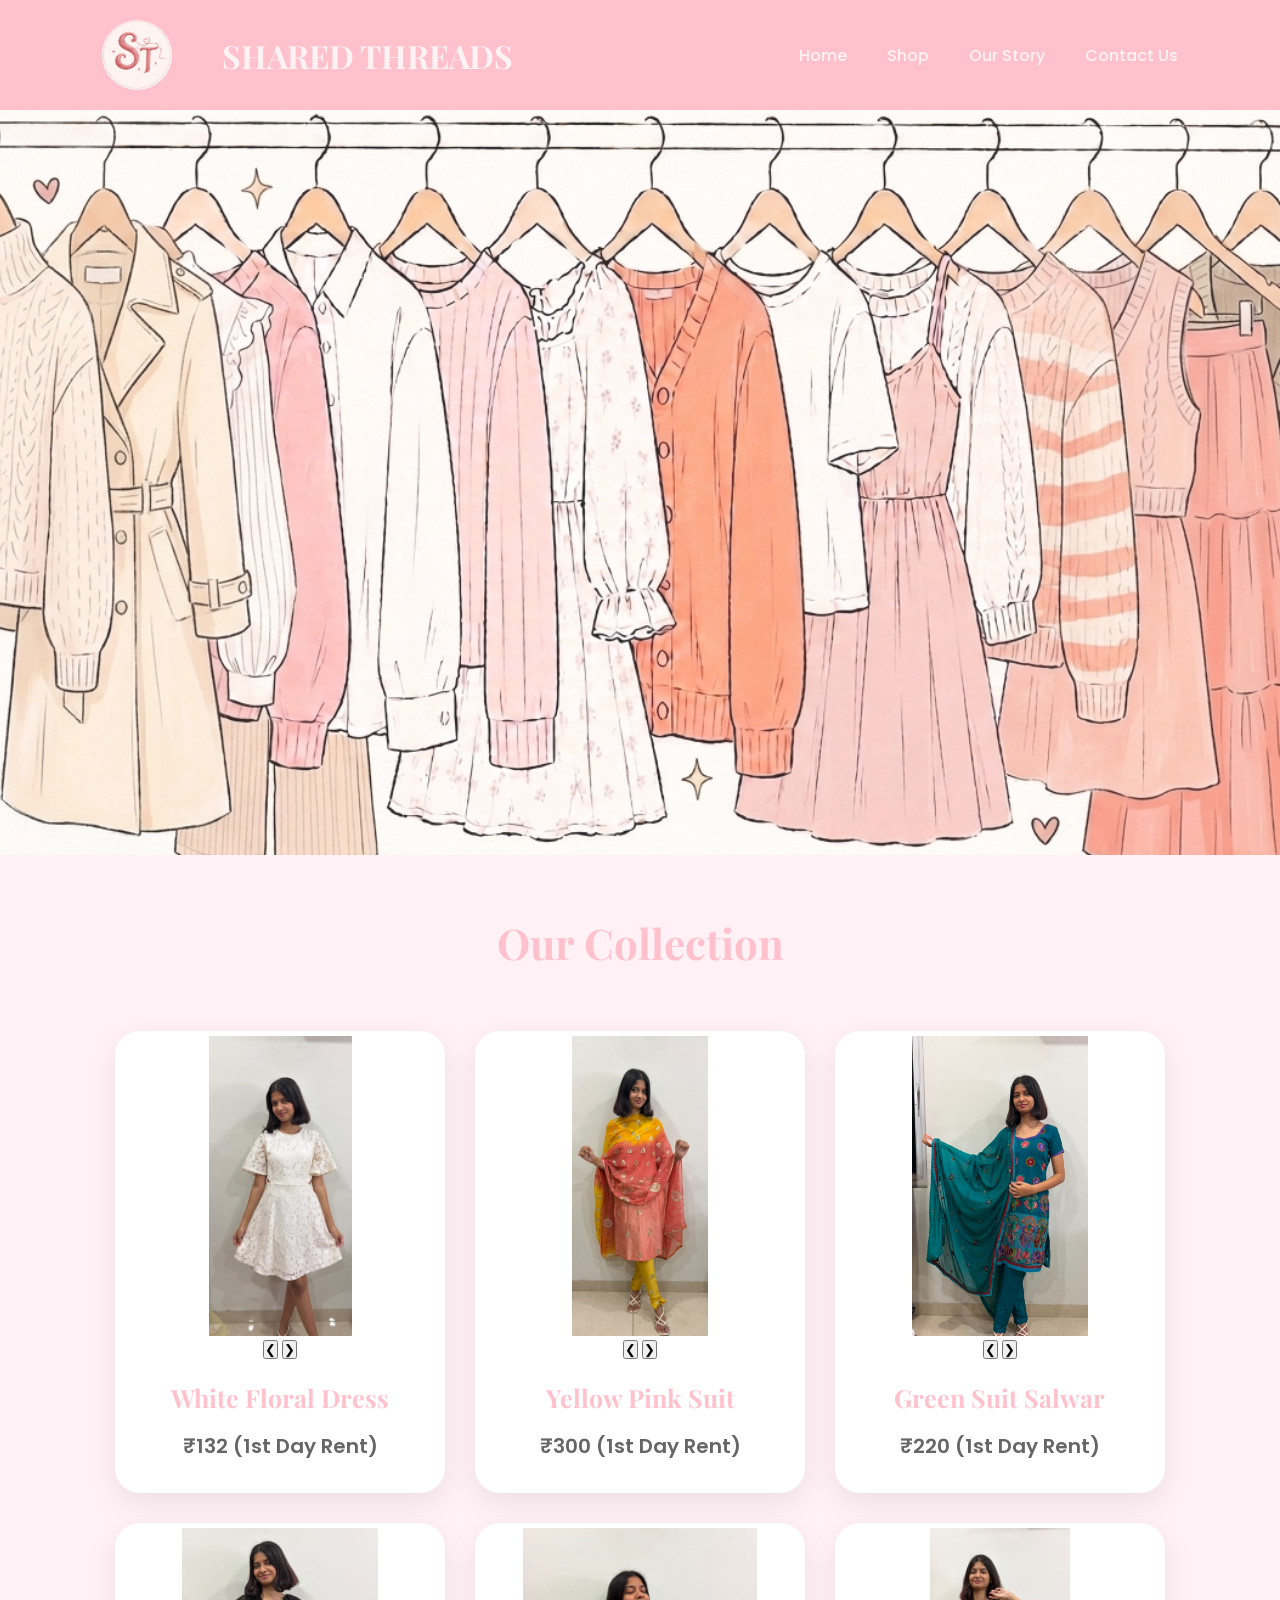
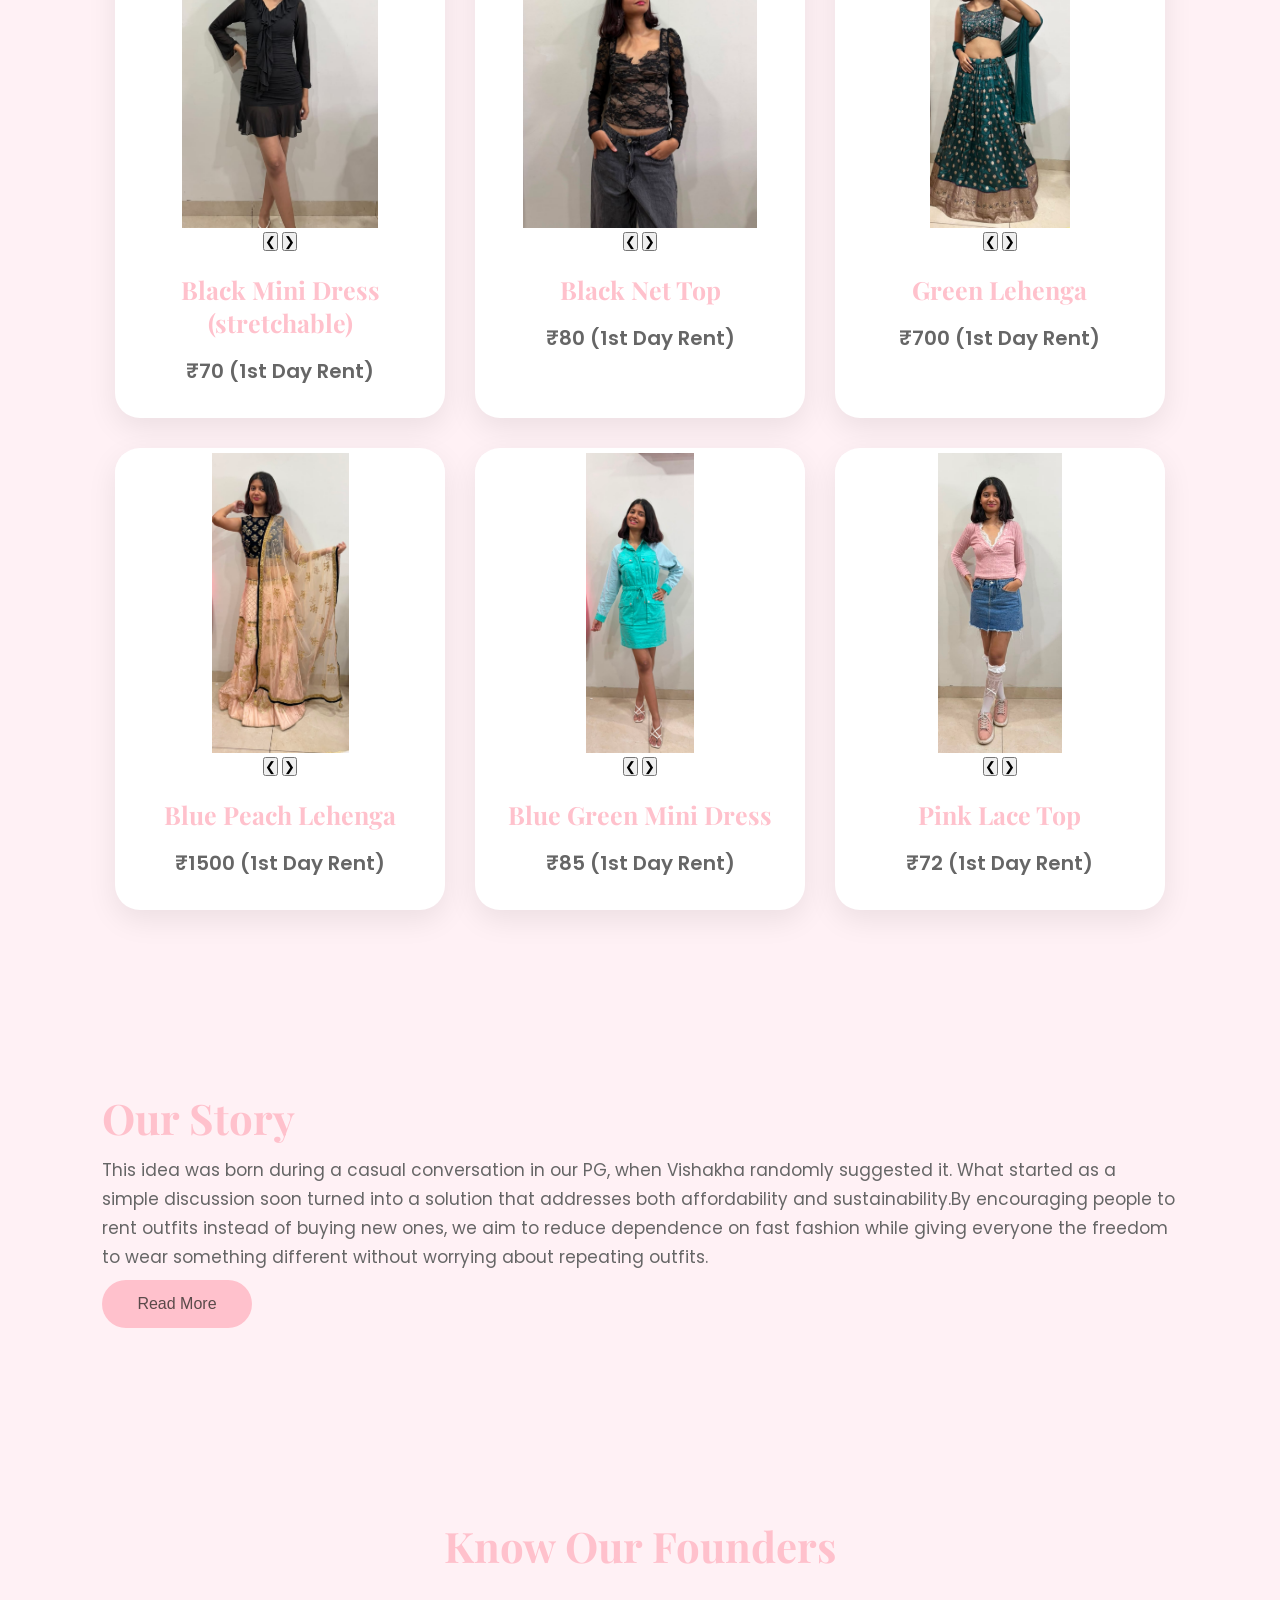
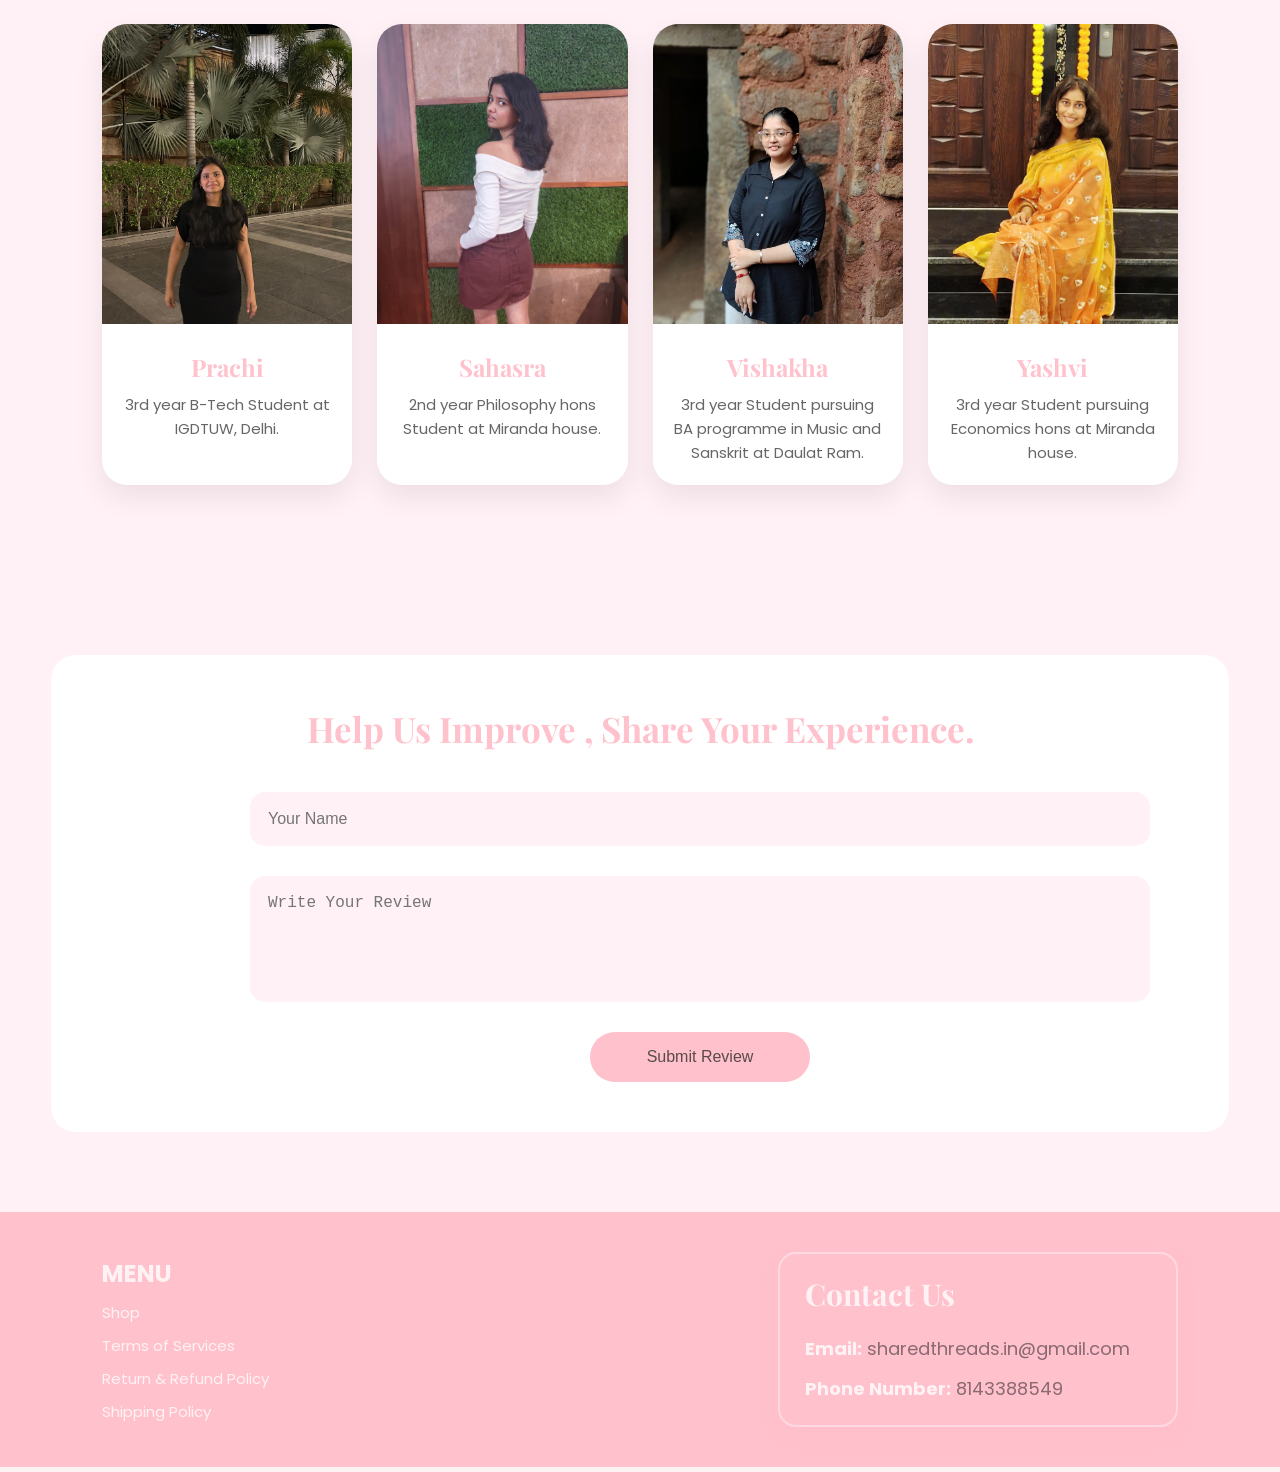
<file: index.html>
<!DOCTYPE html>
<html lang="en">

<head>
    <meta charset="UTF-8">
    <meta name="viewport" content="width=device-width, initial-scale=1.0">
    <title>SHARED THREADS</title>

    <!-- Google Fonts -->
    <link
        href="https://fonts.googleapis.com/css2?family=Playfair+Display:wght@500;600;700&family=Poppins:wght@300;400;500;600&display=swap"
        rel="stylesheet">

    <!-- CSS -->
    <link rel="stylesheet" href="style.css">

    <!-- Font Awesome -->
    <link rel="stylesheet" href="https://cdnjs.cloudflare.com/ajax/libs/font-awesome/6.5.2/css/all.min.css">
</head>

<body>

    <!-- ================= NAVBAR ================= -->

    <header>

        <nav class="navbar">


            <div class="logo">
                <img src="logo.png" alt="logo">
                SHARED THREADS
            </div>

            <ul class="nav-links">

                <li><a href="#home">Home</a></li>

                <li><a href="#collection">Shop</a></li>

                <li><a href="#story">Our Story</a></li>

                <li><a href="#contact">Contact Us</a></li>



            </ul>

        </nav>

    </header>

    <!-- ================= HERO ================= -->

    <section class="hero" id="home">

        <img src="hero_image.png" alt="Hero Image">

    </section>

    <!-- ================= COLLECTION ================= -->

    <section class="collection" id="collection">

        <h2>Our Collection</h2>

        <div class="collection-grid" id="collectionGrid">

        </div>


    </section>

    <!-- ================= STORY ================= -->

    <section class="story" id="story">

        <div class="story-content">

            <h2>Our Story</h2>

            <p>
                This idea was born during a casual conversation in our PG, when Vishakha randomly suggested it.
                What started as a simple discussion soon turned into a solution that addresses both affordability and
                sustainability.By encouraging people to rent outfits instead of buying new ones, we aim to reduce
                dependence on fast
                fashion while giving everyone the freedom to wear something different without worrying about repeating
                outfits.
            </p>
            <div id="moreText" class="more-content">
                <p>
                    Our goal is to make fashion more accessible, budget-friendly, and environmentally conscious—proving
                    that
                    looking great doesn't have to come at the cost of your wallet or the planet.
                </p>
            </div>

            <button onclick="toggleText()" id="readBtn">Read More</button>

        </div>

    </section>

    <!-- ================= FOUNDERS ================= -->

    <section class="founders" id="founders">

        <h2>Know Our Founders</h2>

        <div class="founders-grid">

            <div class="founder-card">
                <img src="prachi.jpeg" alt="Founder 1">
                <div class="founder-info">
                    <h3>Prachi</h3>
                    <p>
                        3rd year B-Tech Student at IGDTUW, Delhi.
                    </p>
                </div>

            </div>

            <div class="founder-card">
                <img src="shahsra.jpeg" alt="Founder 2">
                <div class="founder-info">
                    <h3>Sahasra</h3>
                    <p>
                        2nd year Philosophy hons Student at Miranda house.
                    </p>
                </div>
            </div>

            <div class="founder-card">
                <img src="Visakha.jpeg" alt="Founder 3">
                <div class="founder-info">
                    <h3>Vishakha</h3>
                    <p>
                        3rd year Student pursuing BA programme in Music and Sanskrit at Daulat Ram.
                    </p>
                </div>
            </div>

            <div class="founder-card">
                <img src="yashvi.jpeg" alt="Founder 4">
                <div class="founder-info">
                    <h3>Yashvi</h3>
                    <p>
                        3rd year Student pursuing Economics hons at Miranda house.
                    </p>
                </div>
            </div>

        </div>

    </section>

    <!-- ================= REVIEW ================= -->

    <section class="contact-us">
        <div class="reviews">

            <h2>Help Us Improve , Share Your Experience.</h2>

            <form id="reviewForm">

                <input type="text" id="name" placeholder="Your Name" required>

                <textarea id="review" rows="5" placeholder="Write Your Review" required></textarea>

                <button type="submit">

                    Submit Review

                </button>

            </form>
        </div>

    </section>

    <!-- ================= CONTACT ================= -->

    <footer id="contact">

        <div class="footer-container">
            <div class="footer-menu">
                <h2 style="color:#FFF2F4;"> MENU</h2>
                <a href="#collection">Shop</a>
                <a href="terms.html">Terms of Services</a>
                <a href="refund.html">Return & Refund Policy</a>
                <a href="shipping.html">Shipping Policy</a>
            </div>

            <div class="footer-brand">

                <div class="contacting-info" id="contact">
                    <h3>Contact Us</h3>
                    <p><strong>Email:</strong> sharedthreads.in@gmail.com</p>
                    <p><strong>Phone Number:</strong> 8143388549</p>
                </div>
            </div>



    </footer>

    <script src="script.js"></script>
    <script src="products.js"></script>

</body>

</html>
</file>
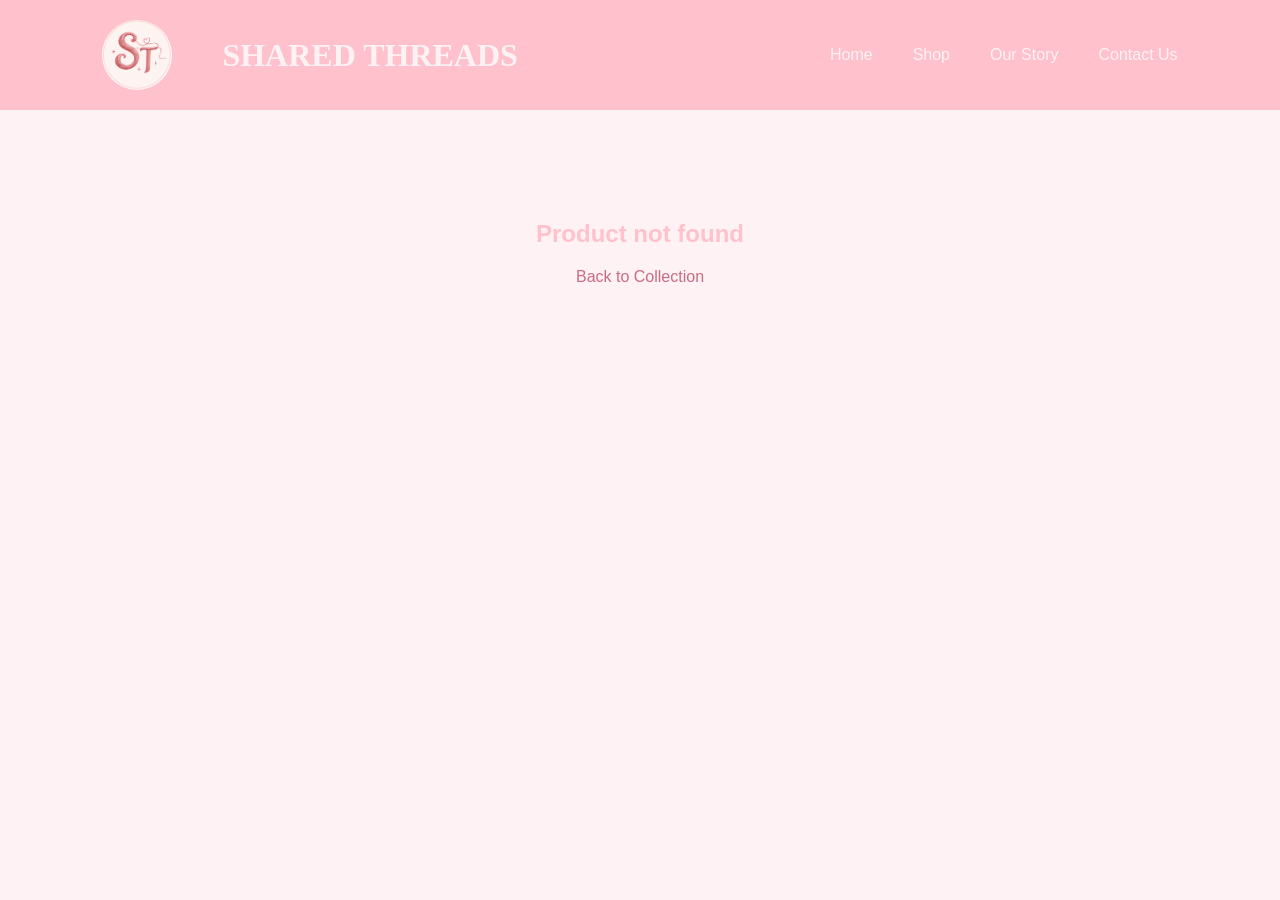
<file: product.html>
<!DOCTYPE html>
<html lang="en">

<head>

    <meta charset="UTF-8">

    <meta name="viewport" content="width=device-width, initial-scale=1.0">

    <title>Shared Threads | Product</title>

    <link rel="stylesheet" href="style.css">

</head>

<body>


    <!-- NAVBAR -->

    <header>

        <nav class="navbar">

            <div class="logo">
                <img src="logo.png" alt="logo">
                SHARED THREADS
            </div>

            <ul class="nav-links">

                <li>
                    <a href="index.html#home">Home</a>
                </li>

                <li>
                    <a href="index.html#collection">Shop</a>
                </li>

                <li>
                    <a href="index.html#story">Our Story</a>
                </li>

                <li>
                    <a href="index.html#contact">Contact Us</a>
                </li>

            </ul>

        </nav>

    </header>


    <!-- PRODUCT -->

    <main class="product-page">

        <div id="productDetail">

            <p>Loading product...</p>

        </div>

    </main>


    <script src="product-detail.js"></script>

</body>

</html>
</file>
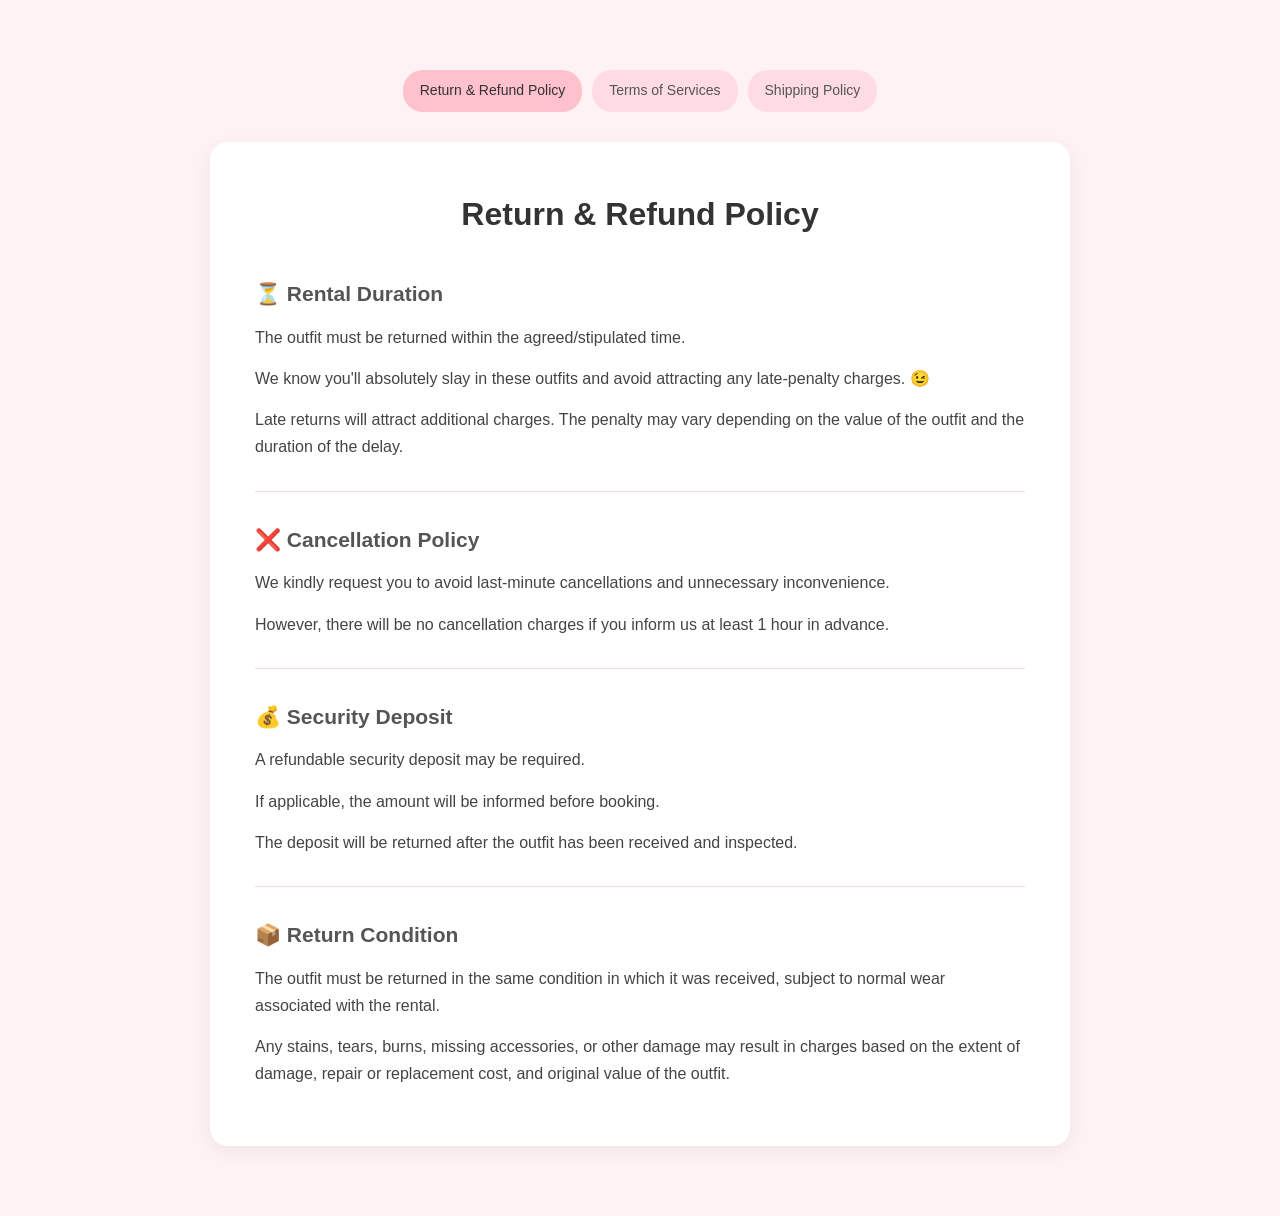
<file: refund.html>
<!DOCTYPE html>
<html lang="en">

<head>
    <meta charset="UTF-8">
    <meta name="viewport" content="width=device-width, initial-scale=1.0">

    <title>Return & Refund Policy | Shared Threads</title>

    <style>
        * {
            margin: 0;
            padding: 0;
            box-sizing: border-box;
        }

        body {
            font-family: Arial, sans-serif;
            background: #fff2f4;
            color: #444;
            line-height: 1.7;
        }

        .policy-container {
            max-width: 900px;
            margin: 50px auto;
            padding: 20px;
        }

        .policy-card {
            background: white;
            padding: 45px;
            border-radius: 18px;
            box-shadow: 0 5px 20px rgba(0, 0, 0, 0.06);
        }

        h1 {
            text-align: center;
            color: #333;
            font-size: 32px;
            margin-bottom: 35px;
        }

        h2 {
            color: #555;
            font-size: 21px;
            margin-top: 30px;
            margin-bottom: 12px;
        }

        p {
            margin-bottom: 14px;
        }

        .policy-navigation {
            display: flex;
            justify-content: center;
            flex-wrap: wrap;
            gap: 10px;
            margin-bottom: 30px;
        }

        .policy-navigation a {
            text-decoration: none;
            color: #555;
            background: #ffdce3;
            padding: 9px 17px;
            border-radius: 20px;
            font-size: 14px;
        }

        .policy-navigation a:hover,
        .policy-navigation .active {
            background: #ffc1cc;
            color: #333;
        }

        .divider {
            border: none;
            border-top: 1px solid #f3d9de;
            margin: 30px 0;
        }

        @media (max-width: 600px) {
            .policy-container {
                margin: 20px auto;
                padding: 12px;
            }

            .policy-card {
                padding: 25px 20px;
            }

            h1 {
                font-size: 26px;
            }
        }
    </style>
</head>

<body>

    <div class="policy-container">

        <div class="policy-navigation">
            <a href="refund.html" class="active">Return & Refund Policy</a>
            <a href="terms.html">Terms of Services</a>
            <a href="shipping.html">Shipping Policy</a>
        </div>

        <div class="policy-card">

            <h1>Return & Refund Policy</h1>

            <h2>⏳ Rental Duration</h2>

            <p>
                The outfit must be returned within the agreed/stipulated time.
            </p>

            <p>
                We know you'll absolutely slay in these outfits and avoid
                attracting any late-penalty charges. 😉
            </p>

            <p>
                Late returns will attract additional charges. The penalty may vary
                depending on the value of the outfit and the duration of the delay.
            </p>

            <hr class="divider">

            <h2>❌ Cancellation Policy</h2>

            <p>
                We kindly request you to avoid last-minute cancellations and
                unnecessary inconvenience.
            </p>

            <p>
                However, there will be no cancellation charges if you inform us
                at least 1 hour in advance.
            </p>

            <hr class="divider">

            <h2>💰 Security Deposit</h2>

            <p>
                A refundable security deposit may be required.
            </p>

            <p>
                If applicable, the amount will be informed before booking.
            </p>

            <p>
                The deposit will be returned after the outfit has been received
                and inspected.
            </p>

            <hr class="divider">

            <h2>📦 Return Condition</h2>

            <p>
                The outfit must be returned in the same condition in which it was
                received, subject to normal wear associated with the rental.
            </p>

            <p>
                Any stains, tears, burns, missing accessories, or other damage may
                result in charges based on the extent of damage, repair or
                replacement cost, and original value of the outfit.
            </p>

        </div>
    </div>

</body>

</html>
</file>
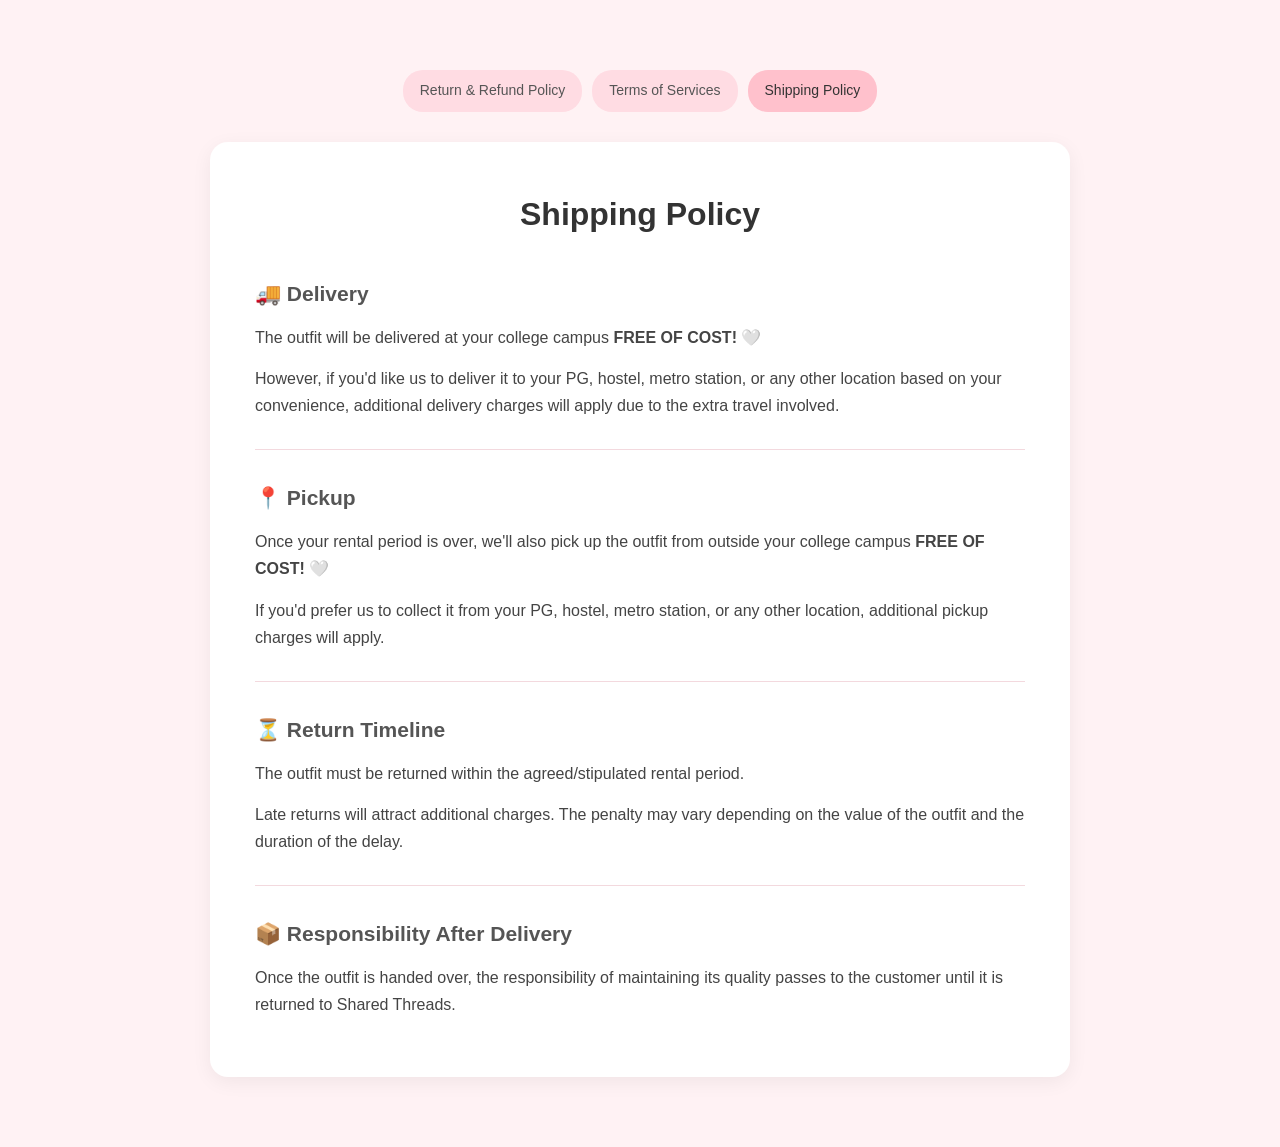
<file: shipping.html>
<!DOCTYPE html>
<html lang="en">

<head>
    <meta charset="UTF-8">
    <meta name="viewport" content="width=device-width, initial-scale=1.0">

    <title>Shipping Policy | Shared Threads</title>

    <style>
        * {
            margin: 0;
            padding: 0;
            box-sizing: border-box;
        }

        body {
            font-family: Arial, sans-serif;
            background: #fff2f4;
            color: #444;
            line-height: 1.7;
        }

        .policy-container {
            max-width: 900px;
            margin: 50px auto;
            padding: 20px;
        }

        .policy-card {
            background: white;
            padding: 45px;
            border-radius: 18px;
            box-shadow: 0 5px 20px rgba(0, 0, 0, 0.06);
        }

        h1 {
            text-align: center;
            color: #333;
            font-size: 32px;
            margin-bottom: 35px;
        }

        h2 {
            color: #555;
            font-size: 21px;
            margin-top: 30px;
            margin-bottom: 12px;
        }

        p {
            margin-bottom: 14px;
        }

        .policy-navigation {
            display: flex;
            justify-content: center;
            flex-wrap: wrap;
            gap: 10px;
            margin-bottom: 30px;
        }

        .policy-navigation a {
            text-decoration: none;
            color: #555;
            background: #ffdce3;
            padding: 9px 17px;
            border-radius: 20px;
            font-size: 14px;
        }

        .policy-navigation a:hover,
        .policy-navigation .active {
            background: #ffc1cc;
            color: #333;
        }

        .policy-divider {
            border: none;
            border-top: 1px solid #f3d9de;
            margin: 30px 0;
        }

        @media (max-width: 600px) {
            .policy-container {
                margin: 20px auto;
                padding: 12px;
            }

            .policy-card {
                padding: 25px 20px;
            }

            h1 {
                font-size: 26px;
            }
        }
    </style>
</head>

<body>

    <div class="policy-container">

        <div class="policy-navigation">
            <a href="refund.html">Return & Refund Policy</a>
            <a href="terms.html">Terms of Services</a>
            <a href="shipping.html" class="active">Shipping Policy</a>
        </div>

        <div class="policy-card">

            <h1>Shipping Policy</h1>

            <h2>🚚 Delivery</h2>

            <p>
                The outfit will be delivered at your college campus
                <strong>FREE OF COST! 🤍</strong>
            </p>

            <p>
                However, if you'd like us to deliver it to your PG, hostel,
                metro station, or any other location based on your convenience,
                additional delivery charges will apply due to the extra travel
                involved.
            </p>

            <hr class="policy-divider">

            <h2>📍 Pickup</h2>

            <p>
                Once your rental period is over, we'll also pick up the outfit
                from outside your college campus <strong>FREE OF COST! 🤍</strong>
            </p>

            <p>
                If you'd prefer us to collect it from your PG, hostel, metro
                station, or any other location, additional pickup charges will
                apply.
            </p>

            <hr class="policy-divider">

            <h2>⏳ Return Timeline</h2>

            <p>
                The outfit must be returned within the agreed/stipulated rental
                period.
            </p>

            <p>
                Late returns will attract additional charges. The penalty may vary
                depending on the value of the outfit and the duration of the delay.
            </p>

            <hr class="policy-divider">

            <h2>📦 Responsibility After Delivery</h2>

            <p>
                Once the outfit is handed over, the responsibility of maintaining
                its quality passes to the customer until it is returned to
                Shared Threads.
            </p>

        </div>
    </div>

</body>

</html>
</file>
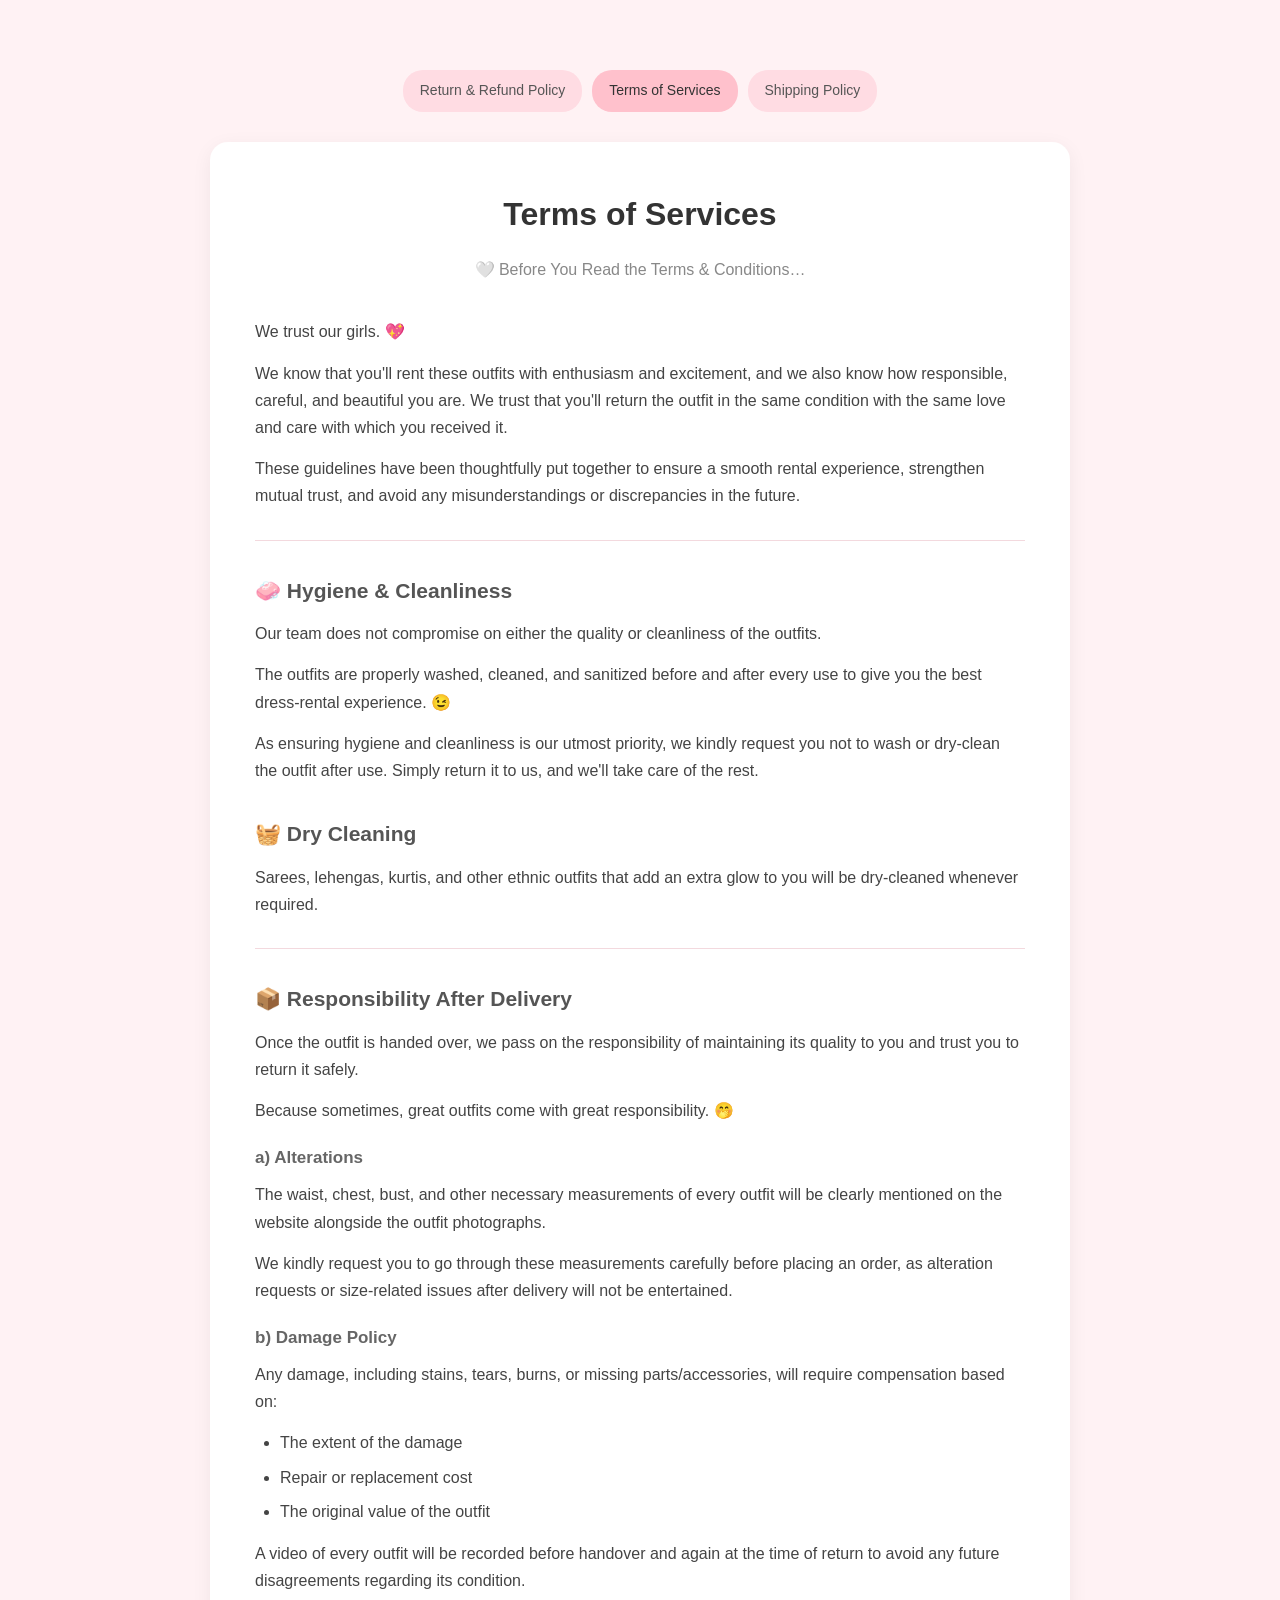
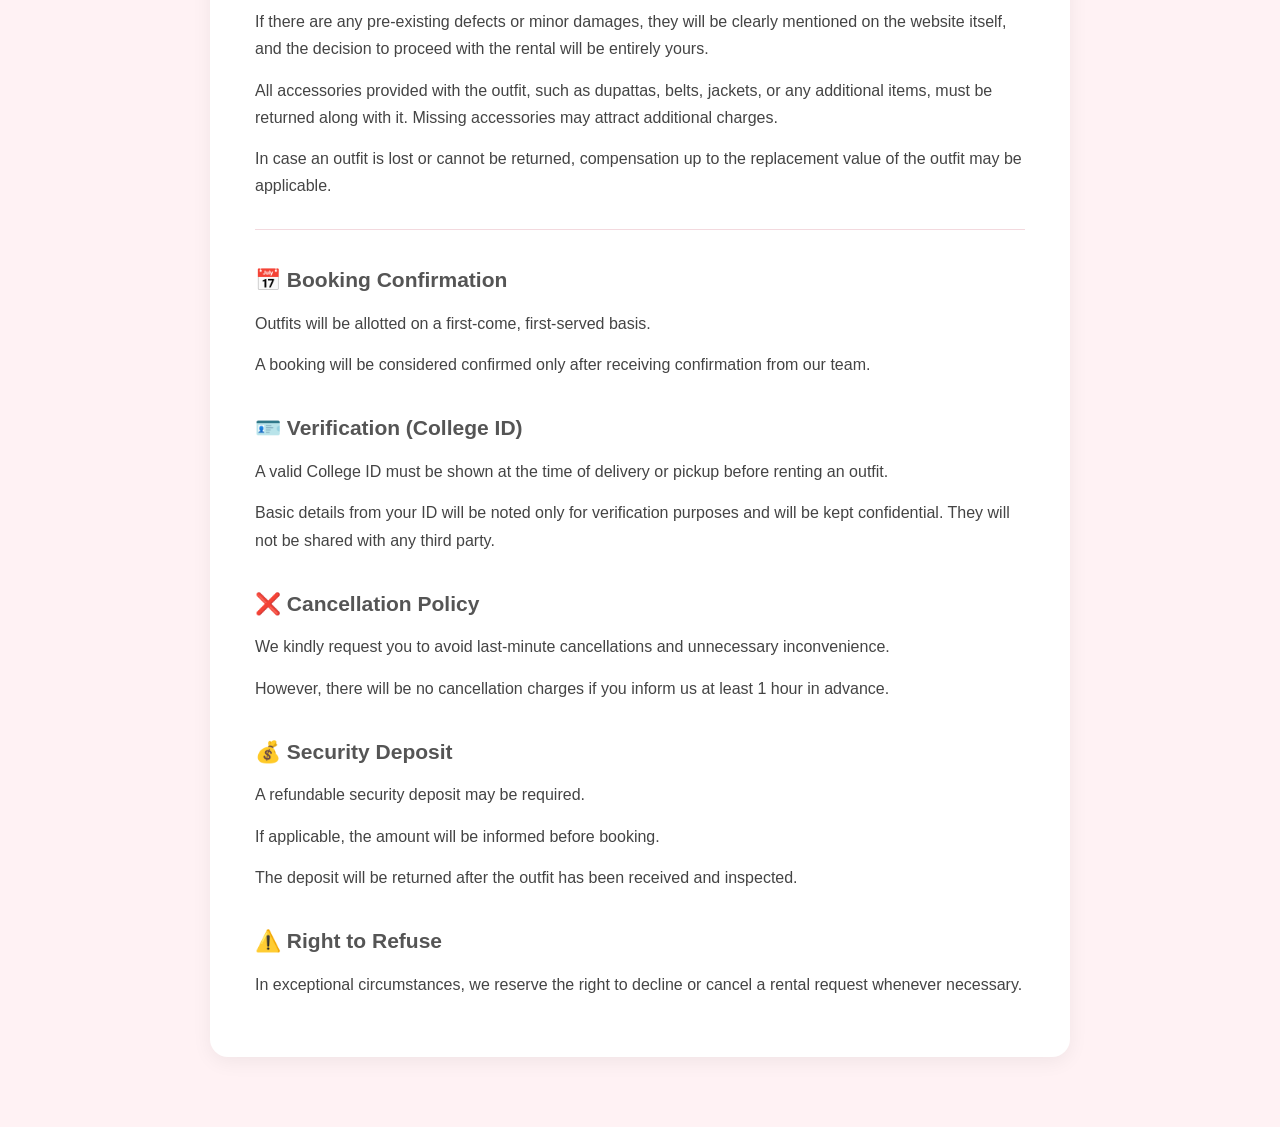
<file: terms.html>
<!DOCTYPE html>
<html lang="en">

<head>
    <meta charset="UTF-8">
    <meta name="viewport" content="width=device-width, initial-scale=1.0">

    <title>Terms of Services | Shared Threads</title>

    <style>
        * {
            margin: 0;
            padding: 0;
            box-sizing: border-box;
        }

        body {
            font-family: Arial, sans-serif;
            background: #fff2f4;
            color: #444;
            line-height: 1.7;
        }

        .policy-container {
            max-width: 900px;
            margin: 50px auto;
            padding: 20px;
        }

        .policy-card {
            background: white;
            padding: 45px;
            border-radius: 18px;
            box-shadow: 0 5px 20px rgba(0, 0, 0, 0.06);
        }

        h1 {
            text-align: center;
            color: #333;
            font-size: 32px;
            margin-bottom: 15px;
        }

        .intro {
            text-align: center;
            color: #888;
            margin-bottom: 35px;
        }

        h2 {
            color: #555;
            font-size: 21px;
            margin-top: 32px;
            margin-bottom: 12px;
        }

        h3 {
            color: #666;
            font-size: 17px;
            margin-top: 20px;
            margin-bottom: 8px;
        }

        p {
            margin-bottom: 14px;
        }

        ul {
            margin: 10px 0 15px 25px;
        }

        li {
            margin-bottom: 7px;
        }

        .divider {
            border: none;
            border-top: 1px solid #f3d9de;
            margin: 30px 0;
        }

        .policy-navigation {
            display: flex;
            justify-content: center;
            flex-wrap: wrap;
            gap: 10px;
            margin-bottom: 30px;
        }

        .policy-navigation a {
            text-decoration: none;
            color: #555;
            background: #ffdce3;
            padding: 9px 17px;
            border-radius: 20px;
            font-size: 14px;
            transition: 0.3s;
        }

        .policy-navigation a:hover {
            background: #ffc1cc;
            color: #333;
        }

        .policy-navigation .active {
            background: #ffc1cc;
            color: #333;
        }

        @media (max-width: 600px) {
            .policy-container {
                margin: 20px auto;
                padding: 12px;
            }

            .policy-card {
                padding: 25px 20px;
            }

            h1 {
                font-size: 26px;
            }

            h2 {
                font-size: 19px;
            }
        }
    </style>
</head>

<body>

    <div class="policy-container">

        <div class="policy-navigation">
            <a href="refund.html">Return & Refund Policy</a>
            <a href="terms.html" class="active">Terms of Services</a>
            <a href="shipping.html">Shipping Policy</a>
        </div>

        <div class="policy-card">

            <h1>Terms of Services</h1>

            <p class="intro">
                🤍 Before You Read the Terms & Conditions…
            </p>

            <p>
                We trust our girls. 💖
            </p>

            <p>
                We know that you'll rent these outfits with enthusiasm and excitement,
                and we also know how responsible, careful, and beautiful you are.
                We trust that you'll return the outfit in the same condition with the
                same love and care with which you received it.
            </p>

            <p>
                These guidelines have been thoughtfully put together to ensure a
                smooth rental experience, strengthen mutual trust, and avoid any
                misunderstandings or discrepancies in the future.
            </p>

            <hr class="divider">

            <h2>🧼 Hygiene & Cleanliness</h2>

            <p>
                Our team does not compromise on either the quality or cleanliness
                of the outfits.
            </p>

            <p>
                The outfits are properly washed, cleaned, and sanitized before and
                after every use to give you the best dress-rental experience. 😉
            </p>

            <p>
                As ensuring hygiene and cleanliness is our utmost priority, we
                kindly request you not to wash or dry-clean the outfit after use.
                Simply return it to us, and we'll take care of the rest.
            </p>

            <h2>🧺 Dry Cleaning</h2>

            <p>
                Sarees, lehengas, kurtis, and other ethnic outfits that add an
                extra glow to you will be dry-cleaned whenever required.
            </p>

            <hr class="divider">

            <h2>📦 Responsibility After Delivery</h2>

            <p>
                Once the outfit is handed over, we pass on the responsibility of
                maintaining its quality to you and trust you to return it safely.
            </p>

            <p>
                Because sometimes, great outfits come with great responsibility. 🤭
            </p>

            <h3>a) Alterations</h3>

            <p>
                The waist, chest, bust, and other necessary measurements of every
                outfit will be clearly mentioned on the website alongside the
                outfit photographs.
            </p>

            <p>
                We kindly request you to go through these measurements carefully
                before placing an order, as alteration requests or size-related
                issues after delivery will not be entertained.
            </p>

            <h3>b) Damage Policy</h3>

            <p>
                Any damage, including stains, tears, burns, or missing
                parts/accessories, will require compensation based on:
            </p>

            <ul>
                <li>The extent of the damage</li>
                <li>Repair or replacement cost</li>
                <li>The original value of the outfit</li>
            </ul>

            <p>
                A video of every outfit will be recorded before handover and again
                at the time of return to avoid any future disagreements regarding
                its condition.
            </p>

            <p>
                If there are any pre-existing defects or minor damages, they will
                be clearly mentioned on the website itself, and the decision to
                proceed with the rental will be entirely yours.
            </p>

            <p>
                All accessories provided with the outfit, such as dupattas, belts,
                jackets, or any additional items, must be returned along with it.
                Missing accessories may attract additional charges.
            </p>

            <p>
                In case an outfit is lost or cannot be returned, compensation up to
                the replacement value of the outfit may be applicable.
            </p>

            <hr class="divider">

            <h2>📅 Booking Confirmation</h2>

            <p>
                Outfits will be allotted on a first-come, first-served basis.
            </p>

            <p>
                A booking will be considered confirmed only after receiving
                confirmation from our team.
            </p>

            <h2>🪪 Verification (College ID)</h2>

            <p>
                A valid College ID must be shown at the time of delivery or pickup
                before renting an outfit.
            </p>

            <p>
                Basic details from your ID will be noted only for verification
                purposes and will be kept confidential. They will not be shared
                with any third party.
            </p>

            <h2>❌ Cancellation Policy</h2>

            <p>
                We kindly request you to avoid last-minute cancellations and
                unnecessary inconvenience.
            </p>

            <p>
                However, there will be no cancellation charges if you inform us
                at least 1 hour in advance.
            </p>

            <h2>💰 Security Deposit</h2>

            <p>
                A refundable security deposit may be required.
            </p>

            <p>
                If applicable, the amount will be informed before booking.
            </p>

            <p>
                The deposit will be returned after the outfit has been received
                and inspected.
            </p>

            <h2>⚠️ Right to Refuse</h2>

            <p>
                In exceptional circumstances, we reserve the right to decline or
                cancel a rental request whenever necessary.
            </p>

        </div>
    </div>

</body>

</html>
</file>
<file: style.css>
/* ===========================
GOOGLE RESET
=========================== */

* {
    margin: 0;
    padding: 0;
    box-sizing: border-box;
}

html {
    scroll-behavior: smooth;
}

body {
    font-family: 'Poppins', sans-serif;
    background: #FFF2F4;
    color: #FFC1CC;
    overflow-x: hidden;
}


/* ===========================
NAVBAR
=========================== */

header {
    position: fixed;
    width: 100%;
    top: 0;
    left: 0;
    z-index: 999;
}

.navbar {
    display: flex;
    justify-content: space-between;
    align-items: center;

    padding: 20px 8%;

    background: #FFC1CC;

    backdrop-filter: blur(12px);

    transition: .4s;
}

.logo {
    display: flex;
    align-items: center;
    gap: 50px;
    font-size: 32px;

    font-family: 'Playfair Display', serif;

    font-weight: bold;

    color: #FFF2F4;
}

.logo img {
    width: 70px;
    height: 70px;
    border-radius: 50%;
}

.nav-links {
    display: flex;

    list-style: none;

    gap: 40px;
}

.nav-links a {
    text-decoration: none;

    color: #FFF2F4;

    font-weight: 500;

    transition: .3s;
}

.nav-links a:hover {
    color: white;
}


/* ===========================
HERO
=========================== */

.hero {
    position: relative;

    width: 100%;

    height: 95vh;

    overflow: hidden;
}

.hero img {
    position: absolute;
    width: 120%;
    height: 120%;
    top: -5%;
    left: -5%;
    object-fit: fill;
    animation: movePhoto 4s linear infinite;
    opacity: 0.85;
}

@keyframes movePhoto {
    from {
        transform: translateX(20px);
    }

    to {
        transform: translateX(-20px);
    }
}


/* ===========================
COLLECTION
=========================== */

.collection {
    padding: 60px 9% 80px;

    text-align: center;

    background: #fff1f5;
}

.collection h2 {
    font-family: 'Playfair Display', serif;

    font-size: 42px;

    margin-bottom: 60px;
}

.collection-grid {
    display: grid;

    grid-template-columns: repeat(auto-fit, minmax(260px, 1fr));

    gap: 30px;
}

.card {
    background: white;

    border-radius: 25px;

    overflow: hidden;

    box-shadow: 0 10px 30px rgba(0, 0, 0, .08);

    transition: .4s;

    padding-top: 5px;
}

.card:hover {
    transform: translateY(-12px);

    box-shadow: 0 20px 40px rgba(0, 0, 0, .15);
}

.card img {
    width: 100%;
    height: 300px;
    background: white;
    object-fit: contain;
    display: block;
}

.card h3 {
    margin-top: 20px;

    font-size: 25px;

    font-family: 'Playfair Display', serif;
}

.card p {
    padding: 15px 25px 30px;

    line-height: 1.7;

    color: #666;
}

.product-price {
    font-size: 20px;
    font-weight: 600;
    color: #666;
    padding-bottom: 20px;
}


/* ===========================
OUR STORY
=========================== */

.story {
    padding: 100px 8%;

    display: flex;

    align-items: center;

    justify-content: center;

    gap: 10px;

    background: #fff1f5;

    flex-wrap: wrap;
}

.story-content {
    flex: 1;

    min-width: 500px;
}

.story-content h2 {
    font-family: 'Playfair Display', serif;

    font-size: 42px;

    margin-bottom: 10px;
}

.story-content p {
    line-height: 1.7;

    font-size: 17px;

    color: #666;

    margin-bottom: 8px;
}

.story-content button {
    padding: 15px 35px;

    border: none;

    border-radius: 40px;

    background: #FFC1CC;

    color: #5A4A4A;

    cursor: pointer;

    font-size: 16px;

    transition: .3s;
}

.story-content button:hover {
    background: #ffb0c0;

    transform: scale(1.05);
}

.more-content {
    max-height: 0;
    overflow: hidden;
    transition: max-height 0.5s ease;
}

.more-content p {
    margin-top: 0;
}

.more-content.show {
    max-height: 500px;
}


/* ===========================
KNOW OUR FOUNDERS
=========================== */

.founders {
    padding: 90px 8%;
    background: #fff1f5;
    text-align: center;
}

.founders h2 {
    font-family: 'Playfair Display', serif;
    font-size: 42px;
    margin-bottom: 50px;
    color: #FFC1CC;
}

.founders-grid {
    display: grid;
    grid-template-columns: repeat(4, 1fr);
    gap: 25px;
}

.founder-card {
    background: #FFFFFF;
    border-radius: 25px;
    overflow: hidden;
    box-shadow: 0 12px 30px rgba(0, 0, 0, 0.08);
    transition: 0.4s ease;
}

.founder-card:hover {
    transform: translateY(-10px);
}

.founder-card img {
    width: 100%;
    height: 300px;
    object-fit: cover;
}

.founder-info {
    padding: 20px;
}

.founder-info h3 {
    font-family: 'Playfair Display', serif;

    font-size: 24px;

    color: #FFC1CC;

    margin-bottom: 10px;
}

.founder-info p {
    color: #666;

    font-size: 15px;

    line-height: 1.6;
}


/* ===========================
REVIEWS
=========================== */

.contact-us {
    width: 100%;

    padding: 80px 4%;

    display: flex;

    align-items: center;

    gap: 200px;

    background: #fff1f5;

    flex-wrap: nowrap;
}

.reviews {
    flex: 2;

    padding: 50px;

    text-align: center;

    background: white;

    border-radius: 25px;
}

.reviews h2 {
    font-family: 'Playfair Display', serif;

    font-size: 35px;

    margin-bottom: 40px;
}

#reviewForm {
    width: 100%;

    max-width: 900px;

    margin: 0 auto;

    display: flex;

    flex-direction: column;

    gap: 30px;

    transform: translateX(60px);
}

#reviewForm input {
    padding: 18px;

    border: none;

    border-radius: 15px;

    font-size: 16px;

    outline: none;

    background-color: #fff1f5;
}

#reviewForm textarea {
    padding: 18px;

    border: none;

    border-radius: 15px;

    resize: none;

    font-size: 16px;

    outline: none;

    background-color: #fff1f5;
}

#reviewForm button {
    width: 220px;

    margin: auto;

    padding: 16px;

    border: none;

    border-radius: 40px;

    background: #FFC1CC;

    color: #5A4A4A;

    cursor: pointer;

    font-size: 16px;

    transition: .3s;
}

#reviewForm button:hover {
    background: #ffb0c0;

    transform: scale(1.05);
}


/* ===========================
FOOTER
=========================== */

footer {
    background: #FFC1CC;
    padding: 40px 8%;
}

.footer-container {
    display: flex;

    justify-content: space-between;

    align-items: center;

    flex-wrap: wrap;
}

.footer-menu {
    display: flex;

    flex-direction: column;

    gap: 10px;
}

.footer-menu a {
    text-decoration: none;

    color: #FFF2F4;

    font-size: 15px;

    transition: 0.3s;

    font-weight: 400;
}

.footer-menu a:hover {
    color: white;
}

.contacting-info {
    background: #FFC1CC;
    border: 2px solid #FFD9E2;
    border-radius: 18px;
    padding: 20px 25px;
    width: 400px;
    min-height: 150px;
    margin-left: 60px;
    display: flex;
    flex-direction: column;
    gap: 10px;

    box-shadow: 0 8px 20px rgba(255, 182, 193, 0.15);
}

.contacting-info h3 {
    color: #FFF2F4;
    font-size: 30px;
    font-family: "Playfair Display", serif;
    margin: 0 0 10px 0;
}

.contacting-info p {
    color: #8B6A72;
    font-size: 18px;
    line-height: 1.7;
    margin: 0;
    font-family: "Poppins", sans-serif;
    font-style: none;
}

.contacting-info p strong {
    color: #FFF2F4;
}


/* ===========================
ANIMATIONS
=========================== */

@keyframes fadeIn {
    from {
        opacity: 0;
        transform: translateY(20px);
    }

    to {
        opacity: 1;
        transform: translateY(0);
    }
}


/* ===========================
TABLET
=========================== */

@media (max-width: 1100px) {

    .navbar {
        padding: 18px 5%;
    }

    .logo {
        gap: 25px;
        font-size: 28px;
    }

    .nav-links {
        gap: 25px;
    }

    .founders-grid {
        grid-template-columns: repeat(2, 1fr);
    }

    .contact-us {
        gap: 60px;
    }

    .contacting-info {
        margin-left: 0;
    }

}


/* ===========================
TABLET / SMALL LAPTOP
=========================== */

@media (max-width: 900px) {

    .navbar {
        flex-direction: column;
        gap: 15px;
    }

    .nav-links {
        gap: 20px;
        flex-wrap: wrap;
        justify-content: center;
    }

    .brand-box {
        padding: 18px 35px;
    }

    .brand-box h1 {
        font-size: 30px;
        text-align: center;
    }

    .collection h2,
    .story-content h2,
    .reviews h2 {
        font-size: 34px;
    }

    .contact-us {
        gap: 40px;
    }

    #reviewForm {
        transform: none;
    }

}


/* ===========================
PRODUCT DETAIL PAGE
=========================== */

.product-page {
    width: 90%;
    max-width: 1200px;

    /* Extra space below the fixed navbar */
    margin: 120px auto 60px auto;
}


/* =========================================
LEFT + RIGHT LAYOUT
========================================= */

#productDetail {
    display: flex;
    align-items: flex-start;
    gap: 70px;
}


/* =========================================
LEFT IMAGE SECTION
========================================= */

.product-gallery {
    width: 55%;
}


/* =========================================
MAIN IMAGE
========================================= */

.main-image-container {
    position: relative;
    width: 100%;

    display: flex;
    align-items: center;
    justify-content: center;
}

.main-product-image {
    width: 100%;
    height: 600px;

    object-fit: contain;

    border-radius: 15px;

    display: block;
}


/* =========================================
IMAGE ARROWS
========================================= */

.gallery-arrow {
    position: absolute;

    top: 50%;
    transform: translateY(-50%);

    border: none;
    border-radius: 50%;

    background: none;

    font-size: 24px;

    display: flex;
    align-items: center;
    justify-content: center;

    cursor: pointer;
    z-index: 5;

    color: #555;

    box-shadow: 0 2px 8px rgba(0, 0, 0, 0.12);

    transition: 0.2s ease;
}

.gallery-arrow:hover {
    background: white;
    transform: translateY(-50%) scale(1.05);
}

.left-arrow {
    left: -50px;
}

.right-arrow {
    right: -50px;
}


/* =========================================
THUMBNAILS
========================================= */

.product-thumbnails {
    display: flex;
    gap: 12px;
    margin-top: 18px;
}

.product-thumbnail {
    width: 80px;
    height: 80px;

    object-fit: cover;

    border-radius: 8px;

    cursor: pointer;

    opacity: 0.55;

    transition: 0.2s ease;
}

.product-thumbnail:hover {
    opacity: 0.8;
}

.product-thumbnail.active {
    opacity: 1;

    outline: 2px solid #c96b83;
}


/* =========================================
RIGHT PRODUCT INFORMATION
========================================= */

.product-information {
    width: 45%;

    padding-top: 20px;

    color: #666;
}


/* PRODUCT NAME */

.product-information h1 {
    font-size: 38px;

    margin: 0 0 15px 0;

    line-height: 1.2;

    color: #FFC1CC;

    font-family: 'Playfair Display', serif;
}


/* PRICE */

.product-detail-price {
    font-size: 26px;

    font-weight: 600;

    margin: 0 0 35px 0;

    color: #FFC1CC;
}


/* =========================================
ALL PRODUCT INFORMATION
========================================= */

.all-product-details {
    width: 100%;
}


/* Individual information item */

.product-detail-item {
    display: flex;

    flex-direction: column;

    gap: 6px;

    margin-bottom: 22px;

    font-size: 16px;
}


/* Key / heading */

.detail-label {
    font-size: 15px;

    font-weight: 600;

    color: #666;
}


/* Value */

.detail-value {
    font-size: 16px;

    line-height: 1.6;

    color: #666;
}


/* =========================================
MEASUREMENTS
========================================= */

.product-section {
    margin-top: 30px;
    margin-bottom: 30px;
}

.product-section h2 {
    font-size: 22px;

    margin: 0 0 20px 0;

    color: #FFC1CC;

    font-family: 'Playfair Display', serif;
}

.measurements-list {
    width: 100%;
}

.measurement-row {
    display: flex;

    justify-content: space-between;

    gap: 30px;

    padding: 10px 0;

    border-bottom: 1px solid #eeeeee;
}

.measurement-name {
    font-size: 15px;

    font-weight: 600;

    color: #666;
}

.measurement-value {
    font-size: 15px;

    color: #666;

    text-align: right;
}


/* =========================================
PRODUCT NOT FOUND
========================================= */

.product-not-found {
    text-align: center;

    width: 100%;

    padding: 100px 20px;
}

.product-not-found h2 {
    margin-bottom: 20px;
}

.product-not-found a {
    text-decoration: none;

    color: #c96b83;
}


/* =========================================
LOADING
========================================= */

.loading-product {
    text-align: center;

    padding: 100px 20px;

    font-size: 18px;

    color: #666;
}


/* =========================================
TABLET PRODUCT PAGE
========================================= */

@media (max-width: 900px) {

    .product-page {
        width: 92%;
        margin: 140px auto 50px auto;
    }

    #productDetail {
        gap: 45px;
    }

    .product-gallery {
        width: 50%;
    }

    .product-information {
        width: 50%;
    }

    .main-product-image {
        height: 500px;
    }

    .left-arrow {
        left: -35px;
    }

    .right-arrow {
        right: -35px;
    }

    .product-information h1 {
        font-size: 34px;
    }

}


/* =========================================
MOBILE PRODUCT PAGE
========================================= */

@media (max-width: 768px) {

    .product-page {
        width: 92%;

        /* Keeps product content below fixed navbar */
        margin: 150px auto 40px auto;
    }

    #productDetail {
        flex-direction: column;

        gap: 35px;
    }

    .product-gallery,
    .product-information {
        width: 100%;
    }

    .main-image-container {
        width: calc(100% - 50px);
        margin: 0 auto;
    }

    .main-product-image {
        width: 100%;
        height: 450px;
    }

    .product-information {
        padding-top: 0;
    }

    .product-information h1 {
        font-size: 30px;
    }

    .product-detail-price {
        font-size: 23px;
    }


    .gallery-arrow {
        width: 36px;
        height: 36px;

        font-size: 20px;

        box-shadow: none;
    }

    /* Arrows stay on the sides of image */
    .left-arrow {
        left: -45px;
    }

    .right-arrow {
        right: -45px;
    }

    .measurement-row {
        gap: 15px;
    }

    .measurement-name,
    .measurement-value {
        font-size: 14px;
    }

    .product-thumbnails {
        gap: 8px;
        overflow-x: auto;
        padding-bottom: 5px;
    }

    .product-thumbnail {
        width: 70px;
        height: 70px;
        flex-shrink: 0;
    }

}


/* ===========================
MOBILE
=========================== */

@media (max-width: 600px) {

    /* NAVBAR */

    .navbar {
        padding: 12px 5%;

        gap: 8px;
    }

    .logo {
        font-size: 24px;
        gap: 15px;
    }

    .logo img {
        width: 50px;
        height: 50px;
    }

    .nav-links {
        gap: 12px;
        width: 100%;
        justify-content: center;
    }

    .nav-links a {
        font-size: 13px;
    }


    /* HERO */

    .hero {
        height: 75vh;
        min-height: 500px;
    }

    .hero img {
        width: 150%;
        height: 110%;
        left: -25%;
        top: 0;
    }


    /* COLLECTION */

    .collection {
        padding: 55px 5% 60px;
    }

    .collection h2 {
        font-size: 32px;
        margin-bottom: 35px;
    }

    .collection-grid {
        grid-template-columns: 1fr;
        gap: 25px;
    }

    .card {
        width: 100%;
        max-width: 400px;
        margin: 0 auto;
    }

    .card img {
        height: 330px;
    }

    .card h3 {
        font-size: 23px;
    }

    .card p {
        padding: 12px 20px 25px;
    }

    .product-price {
        font-size: 18px;
    }



    /* STORY */

    .story {
        padding: 70px 6%;
        gap: 25px;
    }

    .story-content {
        min-width: 0;
        width: 100%;
    }

    .story-content h2 {
        font-size: 32px;
    }

    .story-content p {
        font-size: 15px;
        line-height: 1.7;
    }

    .story-content button {
        padding: 13px 28px;
        font-size: 15px;
    }


    /* FOUNDERS */

    .founders {
        padding: 70px 6%;
    }

    .founders h2 {
        font-size: 32px;
        margin-bottom: 35px;
    }

    .founders-grid {
        grid-template-columns: 1fr;
        gap: 25px;
    }

    .founder-card {
        width: 100%;
        max-width: 380px;
        margin: 0 auto;
    }

    .founder-card img {
        height: 330px;
    }

    .founder-info {
        padding: 18px;
    }

    .founder-info h3 {
        font-size: 22px;
    }

    .founder-info p {
        font-size: 14px;
    }


    /* REVIEWS / CONTACT */

    .contact-us {
        width: 100%;
        padding: 60px 5%;

        flex-direction: column;

        gap: 30px;

        align-items: stretch;
    }

    .reviews {
        width: 100%;
        padding: 35px 20px;
    }

    .reviews h2 {
        font-size: 30px;
        margin-bottom: 30px;
    }

    #reviewForm {
        width: 100%;
        transform: none;
        gap: 20px;
    }

    #reviewForm input,
    #reviewForm textarea {
        width: 100%;
        padding: 15px;
        font-size: 14px;
    }

    #reviewForm button {
        width: 190px;
        padding: 14px;
        font-size: 14px;
    }


    /* CONTACT INFO */

    .contacting-info {
        width: 100%;
        margin-left: 0;
        padding: 20px;
        min-height: auto;
    }

    .contacting-info h3 {
        font-size: 26px;
    }

    .contacting-info p {
        font-size: 15px;
        line-height: 1.6;
    }


    /* FOOTER */

    footer {
        padding: 35px 6%;
    }

    .footer-container {
        flex-direction: column-reverse;

        gap: 30px;

        text-align: center;
    }

    .footer-brand {
        text-align: center;
    }

    .footer-menu {
        align-items: center;
        gap: 8px;
    }

    .footer-menu a {
        font-size: 14px;
    }

}


/* ===========================
SMALL PHONES
=========================== */

@media (max-width: 400px) {

    .navbar {
        padding: 10px 4%;
    }

    .logo {
        font-size: 21px;
        gap: 10px;
    }

    .logo img {
        width: 45px;
        height: 45px;
    }

    .nav-links {
        gap: 9px;
    }

    .nav-links a {
        font-size: 12px;
    }


    .hero {
        height: 70vh;
        min-height: 450px;
    }


    .collection h2,
    .story-content h2,
    .founders h2 {
        font-size: 28px;
    }


    .card img {
        height: 290px;
    }


    /* PRODUCT PAGE */

    .product-page {
        width: 94%;
        margin-top: 145px;
    }

    .main-image-container {
        width: calc(100% - 45px);
    }

    .main-product-image {
        height: 360px;
    }

    .gallery-arrow {
        font-size: 18px;
        width: 32px;
        height: 32px;
    }

    .left-arrow {
        left: -38px;
    }

    .right-arrow {
        right: -38px;
    }

    .product-information h1 {
        font-size: 27px;
    }

    .product-detail-price {
        font-size: 21px;
    }

    .product-section h2 {
        font-size: 20px;
    }

    .product-detail-item {
        font-size: 14px;
    }

    .detail-label {
        font-size: 14px;
    }

    .detail-value {
        font-size: 14px;
    }

    .measurement-row {
        gap: 10px;
        padding: 9px 0;
    }

    .measurement-name,
    .measurement-value {
        font-size: 13px;
    }

    .product-thumbnail {
        width: 60px;
        height: 60px;
    }


    .reviews {
        padding: 30px 15px;
    }

    .reviews h2 {
        font-size: 27px;
    }

    #reviewForm button {
        width: 170px;
    }

}

/* ==================================
   RENT THIS ITEM BUTTON
================================== */

.rent-btn {
    width: 100%;
    margin-top: 35px;
    padding: 16px 24px;

    background-color: #c58f8f;
    color: white;

    border: none;
    border-radius: 8px;

    font-family: inherit;
    font-size: 16px;
    font-weight: 500;

    cursor: pointer;

    transition:
        background-color 0.3s ease,
        transform 0.2s ease;
}


.rent-btn:hover {
    background-color: #b57d7d;
    transform: translateY(-1px);
}


.rent-btn:active {
    transform: translateY(0);
}
</file>
